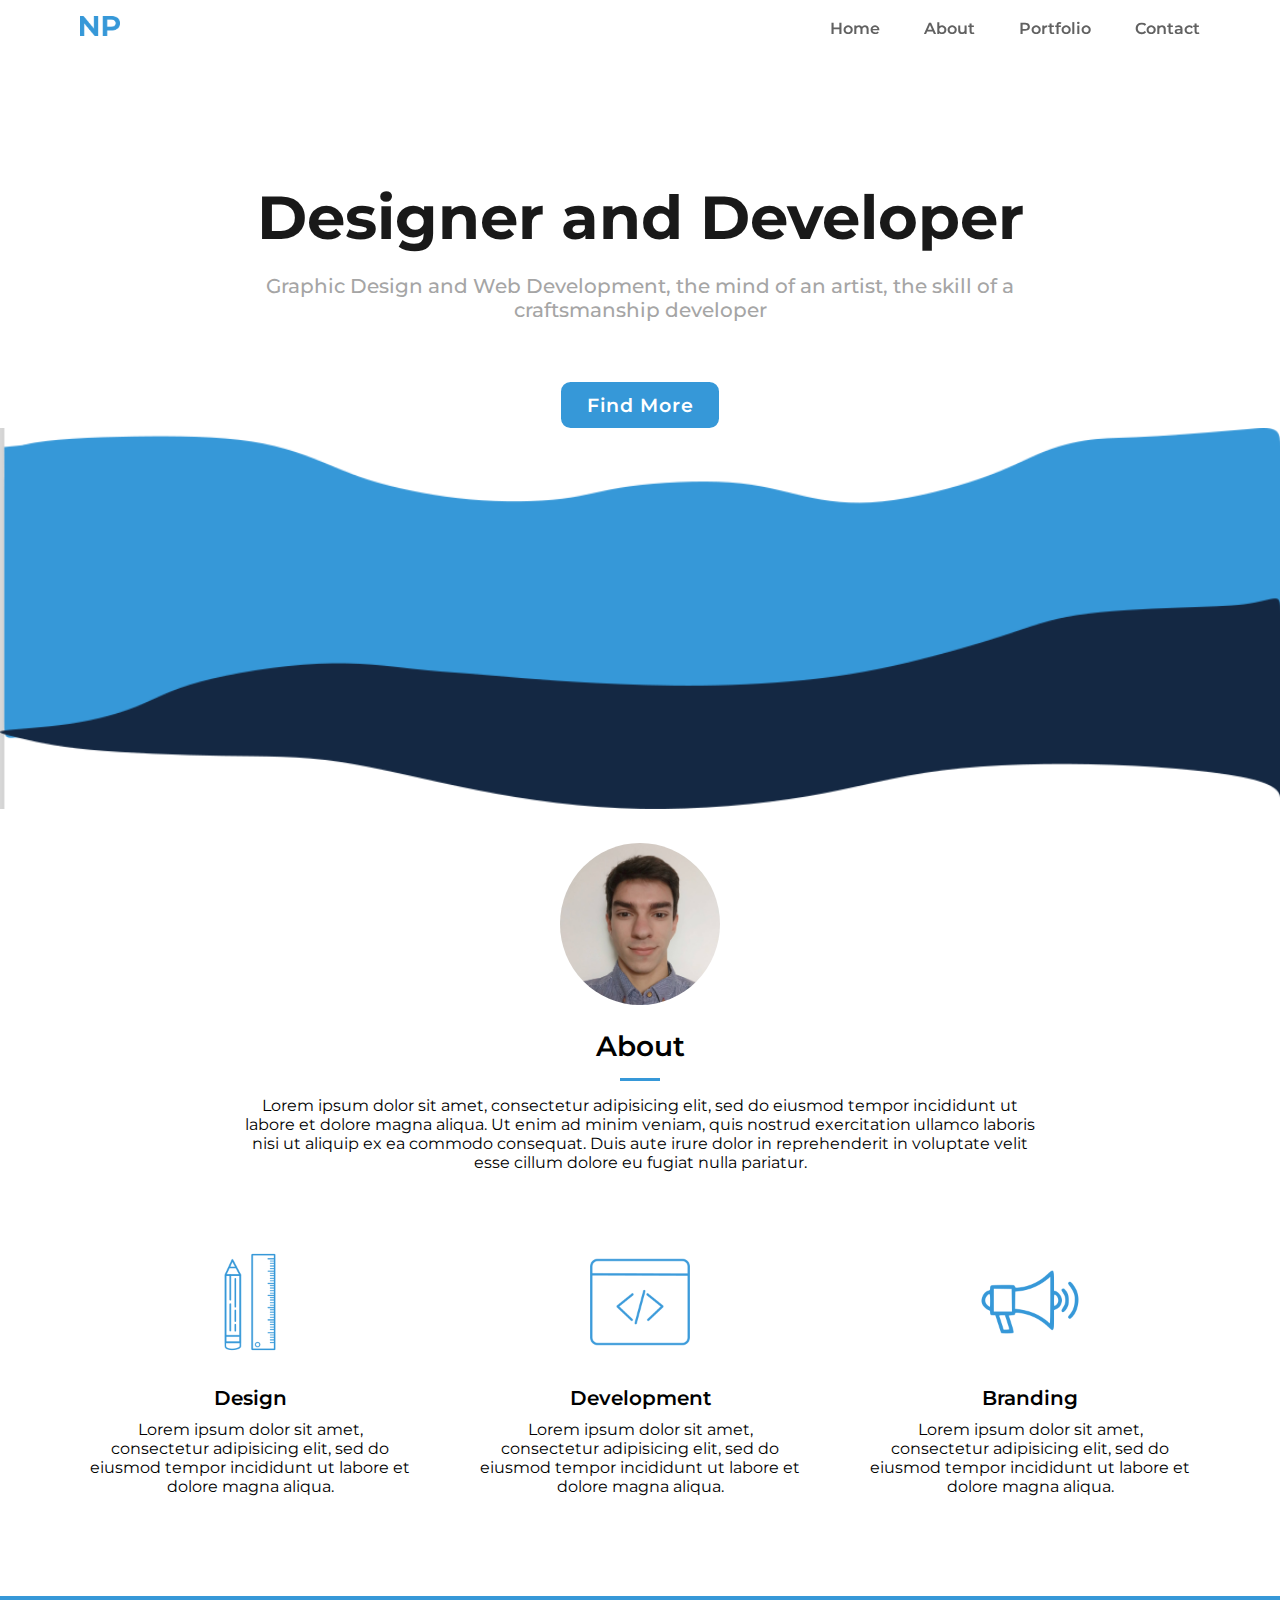
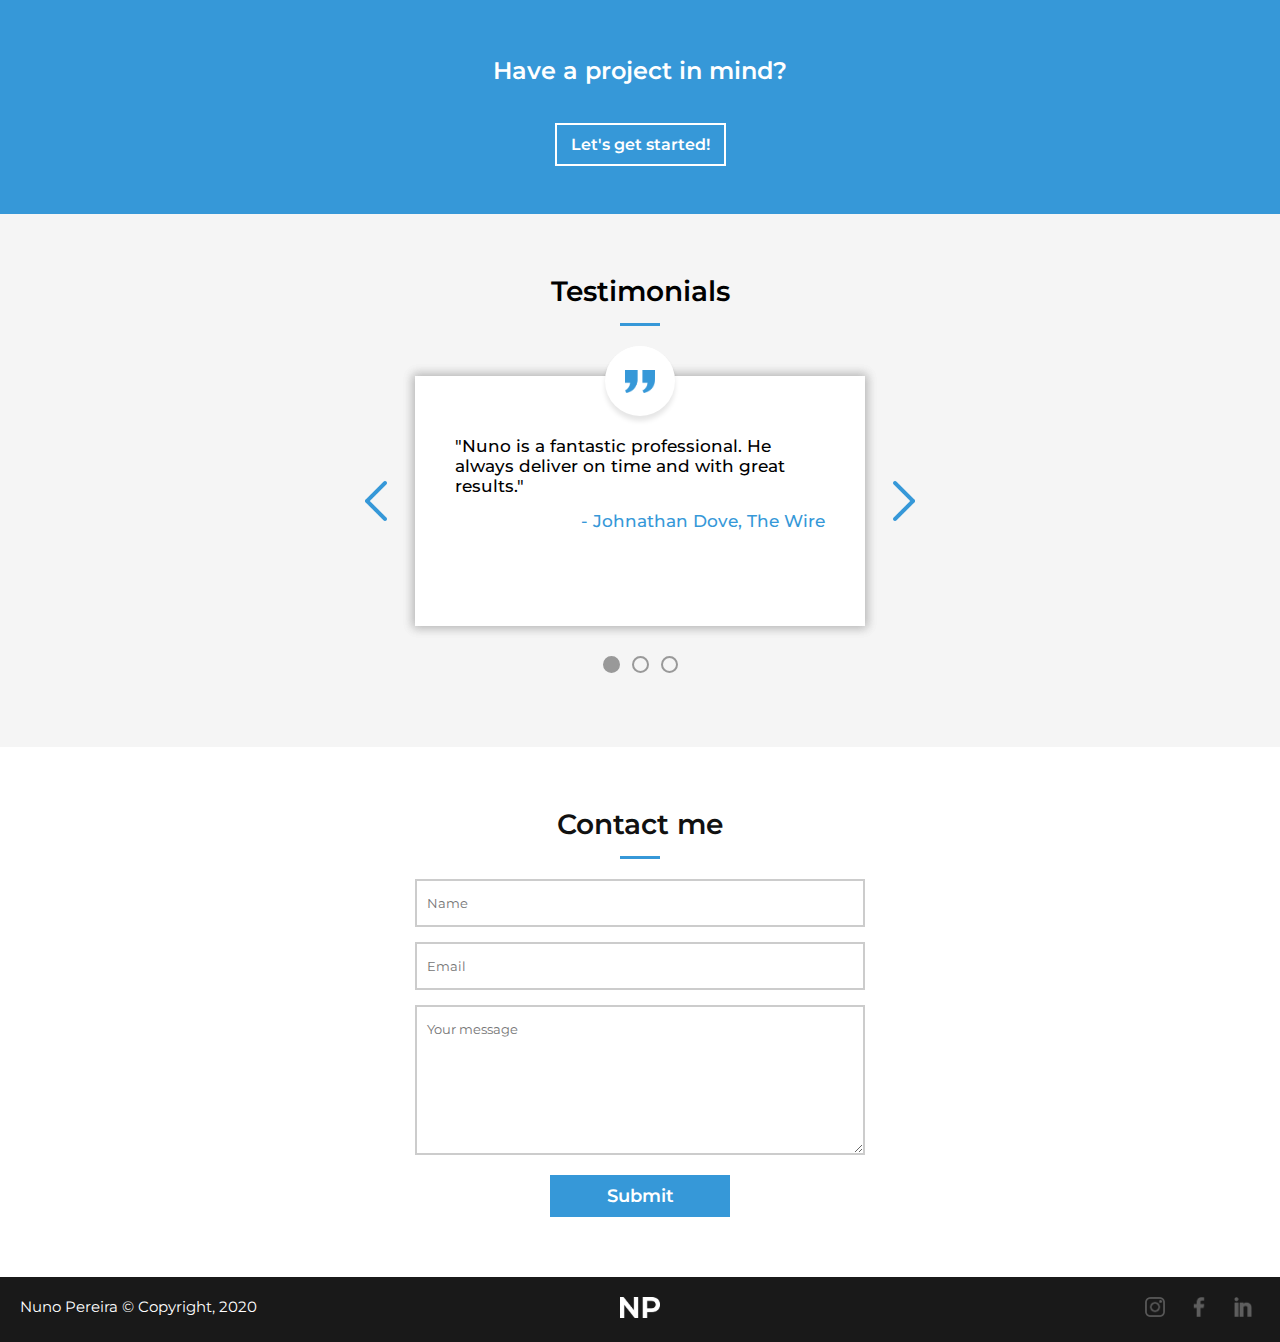
<file: index.html>
<!DOCTYPE html>
<html>
<head>
	<title>Nuno Gaio Pereira - Portfolio</title>
	<link rel="stylesheet" type="text/css" href="./css/main.css">
	<link href="https://fonts.googleapis.com/css?family=Montserrat:400,500,600,700&display=swap" rel="stylesheet">
	<link rel="shortcut icon" type="image/png" href="./includes/imgs/logo_blue.png"/>
	<meta charset="utf-8">
	<meta name="viewport" content="width=device-width, initial-scale=1.0">
</head>
<body>
	<div id="cover"></div>
	<div id="side-nav">
		<div class="header">
			<h3>Menu</h3>
			<img id="close-nav" src="./includes/imgs/cross.png">
		</div>
		<ul>
			<li><a href="">Home</a></li>
			<li><a href="">About</a></li>
		</ul>
	</div>
	<nav class="top-nav">
		<div class="container">
			<div class="nav-container">
				<a href="" class="logo"><img src="./includes/imgs/logo_blue.png"></a>
				<ul>
					<li><a href="./index.html#home" class="links">Home</a></li>
					<li><a href="./index.html#about" class="links">About</a></li>
					<li><a href="./index.html#portfolio" class="links">Portfolio</a></li>
					<li><a href="./index.html#contact" class="links">Contact</a></li>
				</ul>
				<div class="hamb"><img id="btn-hamb" src="./includes/imgs/hamb_gray.png"></div>
			</div>
		</div>
	</nav>
	<!-- <div class="temp" style="height: 64px; width: 100%; background-color: red;"></div> -->
	<section class="hero" id="home">
		<div class="hero-container">
			<div class="hero-content">
				<h1>Designer and Developer</h1>
				<h2>Graphic Design and Web Development, the mind of an artist, the skill of a craftsmanship developer</h2>
				<a href="#about">Find More</a>
			</div>
		</div>
		<!-- <img class="hero-img" src="./includes/imgs/test_bg.png"> -->
		<!-- <img class="hero-img" src="./includes/imgs/test_bg.jpg"> -->
		<img class="hero-img" src="./includes/imgs/bg_top.png">
	</section>

	<section id="about">
		<img class="thumb" src="./includes/imgs/cropped.jpg">
		<h3>About</h3>
		<p>Lorem ipsum dolor sit amet, consectetur adipisicing elit, sed do eiusmod
		tempor incididunt ut labore et dolore magna aliqua. Ut enim ad minim veniam,
		quis nostrud exercitation ullamco laboris nisi ut aliquip ex ea commodo
		consequat. Duis aute irure dolor in reprehenderit in voluptate velit esse
		cillum dolore eu fugiat nulla pariatur.</p>

		<div class="services">
			<div class="row">
				<div class="col-container">
					<div class="col">
						<div class="svg">
							<img src="./includes/imgs/design.png">
						</div>
						<div class="text">
							<h4>Design</h4>
							<p>Lorem ipsum dolor sit amet, consectetur adipisicing elit, sed do eiusmod
		tempor incididunt ut labore et dolore magna aliqua.</p>
						</div>
					</div>
					<div class="col">
						<div class="svg">
							<img src="./includes/imgs/dev.png">
						</div>
						<div class="text">
							<h4>Development</h4>
							<p>Lorem ipsum dolor sit amet, consectetur adipisicing elit, sed do eiusmod
		tempor incididunt ut labore et dolore magna aliqua.</p>
						</div>
					</div>
					<div class="col">
						<div class="svg">
							<img src="./includes/imgs/branding.png">
						</div>
						<div class="text">
							<h4>Branding</h4>
							<p>Lorem ipsum dolor sit amet, consectetur adipisicing elit, sed do eiusmod
		tempor incididunt ut labore et dolore magna aliqua.</p>
						</div>
					</div>
					<!--<div class="col">
						<div class="svg">
							<img src="./includes/imgs/branding.png">
						</div>
						<div class="text">
							<h4>Responsive</h4>
							<p>Lorem ipsum dolor sit amet, consectetur adipisicing elit, sed do eiusmod
		tempor incididunt ut labore et dolore magna aliqua.</p>
						</div>
					</div>
					<div class="col">
						<div class="svg">
							<img src="./includes/imgs/branding.png">
						</div>
						<div class="text">
							<h4>SEO</h4>
							<p>Lorem ipsum dolor sit amet, consectetur adipisicing elit, sed do eiusmod
		tempor incididunt ut labore et dolore magna aliqua.</p>
						</div>
					</div>
					<div class="col">
						<div class="svg">
							<img src="./includes/imgs/branding.png">
						</div>
						<div class="text">
							<h4>Illustration</h4>
							<p>Lorem ipsum dolor sit amet, consectetur adipisicing elit, sed do eiusmod
		tempor incididunt ut labore et dolore magna aliqua.</p>
						</div>
					</div>-->
				</div>
			</div>
			<!-- <a href="" class="see-work">See my work</a> -->
			<!-- Branding, Development, Design, SEO, Marketing, Prints, Illustration -->
		</div>

	</section>
	
	<section class="mind">
		<h3>Have a project in mind?</h3>
		<p><a href="">Let's get started!</a></p>
	</section>

	<!-- <section id="portfolio">
		<h3>Portfolio</h3>
		<ul class="portfolio-nav">
			<li><a href="#/" class="test active" onclick="filterSelection('all')">See all</a></li>
			<li><a href="#/" class="test" onclick="filterSelection('web')">Web Design</a></li>
			<li><a href="#/" class="test" onclick="filterSelection('illustration')">Illustration</a></li>
		</ul>
		<div class="gallery">
			<a href="" class="web work">
				<img src="./includes/imgs/p1.png">
			</a>
			<a href="" class="work">
				<img src="./includes/imgs/img2.png">
			</a>
			<a href="" class="work illustration">
				<img src="./includes/imgs/img3.png">
			</a>
			<a href="" class="web work">
				<img src="./includes/imgs/img2.png">
			</a>
			<a href="" class="work">
				<img src="./includes/imgs/img3.png">
			</a>
			<a href="" class="work">
				<img src="./includes/imgs/img2.png">
			</a>
		</div>
		<a href="">Contact me</a>
	</section> -->
	<section id="testimonials">
		<h3>Testimonials</h3>
		<div class="slider">
			<div class="slider-container">
				<img src="./includes/imgs/arrow-left-round.png" id="arrow-left">
				<div class="slide">
					<div class="quote"><img src="./includes/imgs/quote.png"></div>
					<div class="text">
						<p>"Nuno is a fantastic professional. He always deliver on time and with great results."</p>
						<p>- Johnathan Dove, The Wire</p>
					</div>
				</div>
				<div class="slide">
					<div class="quote"><img src="./includes/imgs/quote.png"></div>
					<div class="text">
						<p>"Nuno is a fantastic professional. He always deliver on time and with great results."</p>
						<p>- Johnathan Dove, The Wire</p>
					</div>
				</div>
				<img src="./includes/imgs/arrow-right-round.png" id="arrow-right">
			</div>
			<ul id="slider-nav">
				<li></li>
				<li></li>
				<li></li>
			</ul>
		</div>
		<!--<div class="slider">
			<img src="./includes/imgs/arrow-left-round.png" id="arrow-left">
			<div id="slide-container">
				<div class="slide">
					<div class="quote"><img src="./includes/imgs/quote.png"></div>
					<div class="text">
						<p>"Nuno is a fantastic professional. He always deliver on time and with great results."</p>
						<p>- Johnathan Dove, The Wire</p>
					</div>
				</div>
				<div class="slide">
					<div class="quote"><img src="./includes/imgs/quote.png"></div>
					<div class="text">
						<p>"Lorem ipsum dolor sit amet, consectetur adipisicing elit, sed do eiusmod
						tempor incididunt ut labore et dolore magna aliqua."</p>
						<p>- Johnathan Dove, The Wire</p>
					</div>
				</div>
			</div>
			<img src="./includes/imgs/arrow-right-round.png" id="arrow-right">
		</div>
		<ul id="slider-nav">
			<li></li>
			<li></li>
			<li></li>
		</ul>-->
	</section>

	<section id="contact">
		<h3>Contact me</h3>
		<form method="POST">
			<input type="text" name="name" placeholder="Name">
			<input type="email" name="email" placeholder="Email">
			<textarea placeholder="Your message"></textarea>
			<input type="submit" value="Submit" class="btn-submit">
		</form>
	</section>
	<footer>
		<div class="footer-content">
			<p>Nuno Pereira © Copyright, 2020</p>
			<ul>
				<li><a href=""><img src="./includes/imgs/instagram1.png"></a></li>
				<li><a href=""><img src="./includes/imgs/facebook1.png"></a></li>
				<li><a href=""><img src="./includes/imgs/linkedin1.png"></a></li>
			</ul>
			<a href="" class="footer-logo"><img src="./includes/imgs/logo_white.png"></a>
		</div>
	</footer>

	<script> 

		filterSelection("all");
		function filterSelection(c) {
		  var x, i;
		  x = document.getElementsByClassName("work");
		  if (c == "all") c = "";
		  for (i = 0; i < x.length; i++) {
		    w3RemoveClass(x[i], "show");
		    if (x[i].className.indexOf(c) > -1) w3AddClass(x[i], "show");
		  }
		}

		function w3AddClass(element, name) {
		  var i, arr1, arr2;
		  arr1 = element.className.split(" ");
		  arr2 = name.split(" ");
		  for (i = 0; i < arr2.length; i++) {
		    if (arr1.indexOf(arr2[i]) == -1) {element.className += " " + arr2[i];}
		  }
		}

		function w3RemoveClass(element, name) {
		  var i, arr1, arr2;
		  arr1 = element.className.split(" ");
		  arr2 = name.split(" ");
		  for (i = 0; i < arr2.length; i++) {
		    while (arr1.indexOf(arr2[i]) > -1) {
		      arr1.splice(arr1.indexOf(arr2[i]), 1);     
		    }
		  }
		  element.className = arr1.join(" ");
		}

		// Add active class to the current button (highlight it)
		var btnContainer = document.querySelector(".portfolio-nav");
		var btns = document.getElementsByClassName("test");
		console.log(btns);
		for (var i = 0; i < btns.length; i++) {
		  btns[i].addEventListener("click", function(){
		    var current = document.getElementsByClassName("active");
		    current[0].className = current[0].className.replace(" active", "");
		    this.className += " active";
		  });
		}

		const nav = document.querySelector('.top-nav');
		const links = document.querySelectorAll('.links');
		window.addEventListener('scroll', () => {
		  // let y = 1 + (window.scrollY || window.pageYOffset) / 150
		  // y = y < 1 ? 1 : y // ensure y is always >= 1 (due to Safari's elastic scroll)
		  let y = 1 + window.scrollY;
		  if(y > 100) {
		  	nav.style.backgroundColor = "#fff";
		  	nav.style.boxShadow = "0 0 10px 0 rgba(0, 0, 0, 0.2)";
		  	// links.style.color = '#191919';
		  	for (var i=0; i < links.length; i++) {
			    // links[i].setAttribute("style", "color: #191919");
			}
		  }
		  else if(y < 100) {
		  	nav.style.backgroundColor = "transparent";
		  	nav.style.boxShadow = "initial";
		  	for (var i=0; i < links.length; i++) {
			    // links[i].setAttribute("style", "color: var(--main-color)");
			}
		  	// links.style.color = '#fff';
		  }
		})

		var btnContainer = document.getElementById("btn-hamb");
		btnContainer.addEventListener('click', function(){
			document.getElementById("side-nav").classList.toggle('open');
			document.getElementById("cover").classList.toggle('open');
		});
		var closeNav = document.getElementById("close-nav");
		closeNav.addEventListener('click', function(){
			document.getElementById("side-nav").classList.toggle('open');
			document.getElementById("cover").classList.toggle('open');
		});
		var cover = document.getElementById("cover");
		cover.addEventListener('click', function(){
			document.getElementById("side-nav").classList.toggle('open');
			document.getElementById("cover").classList.toggle('open');
		});


		/*var imgCounter = document.getElementById('slide-container').getElementsByClassName('slide').length - 1;
		console.log(imgCounter);
		// console.log(imgCounter.getElementsByClassName('slide').length);
		var test = document.getElementById('slide-container').children;
		var imgPos = 0;
		sliderVisibility();

		function sliderVisibility() {
			console.log(imgPos);
			for(var i = 0; i <= imgCounter; i++) {
				// console.log(test[i]);
				if(imgPos != i) {
					test[i].setAttribute("style", "display: none");
				}
				else {
					test[i].setAttribute("style", "display: block");	
				}
			}
		}

		let right_arrow = document.getElementById('arrow-right');
		right_arrow.addEventListener('click', function(){
			// console.log('right');
			if(imgPos != imgCounter) {
				imgPos++;
				sliderVisibility();
			}
			else {
				imgPos = 0;
				sliderVisibility();
			}
		});

		let left_arrow = document.getElementById('arrow-left');
		left_arrow.addEventListener('click', function(){
			if(imgPos == 0) {
				imgPos = imgCounter;
				sliderVisibility();
			}
			else {
				imgPos--;
				sliderVisibility();
			}
		});*/
	</script>
</body>
</html>
</file>
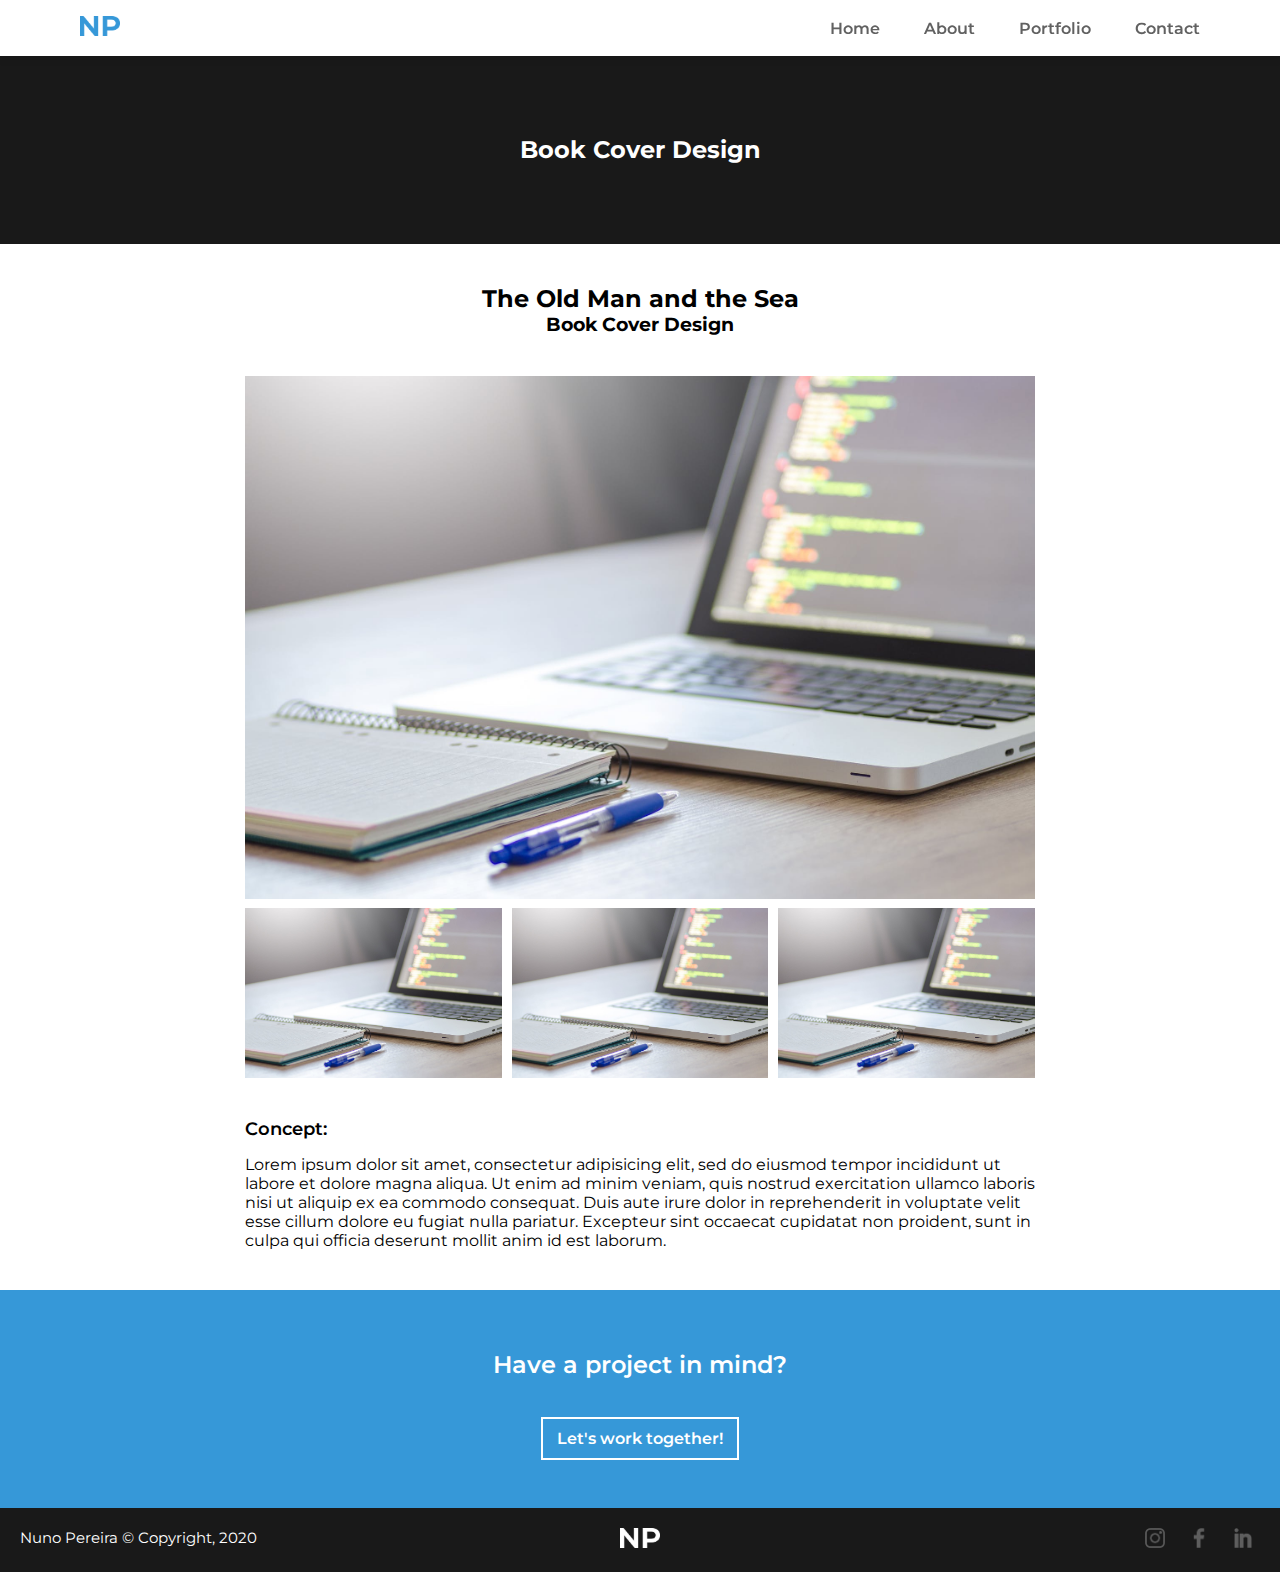
<file: project.html>
<!DOCTYPE html>
<html>
<head>
	<title>Nuno Gaio Pereira - Portfolio</title>
	<link rel="stylesheet" type="text/css" href="./css/main.css">
	<link href="https://fonts.googleapis.com/css?family=Montserrat:400,500,600,700&display=swap" rel="stylesheet">
	<link rel="shortcut icon" type="image/png" href="./includes/imgs/logo_blue.png"/>
	<meta charset="utf-8">
	<meta name="viewport" content="width=device-width, initial-scale=1.0">
</head>
<body>
	<nav class="top-nav">
		<div class="container">
			<div class="nav-container">
				<a href="" class="logo"><img src="./includes/imgs/logo_blue.png"></a>
				<ul>
					<li><a href="">Home</a></li>
					<li><a href="">About</a></li>
					<li><a href="">Portfolio</a></li>
					<li><a href="">Contact</a></li>
				</ul>
			</div>
		</div>
	</nav>
	
	<section class="project-header">
		<h2>Book Cover Design</h2>
	</section>


	<section class="project-body">
		<h2>The Old Man and the Sea</h2>
		<h3>Book Cover Design</h3>
		<div class="project-gallery">
			<img class="project-intro" src="./includes/imgs/bg2.jpeg">
			<div class="thumbnails">
				<a href=""><img class="project-intro" src="./includes/imgs/bg2.jpeg"></a>
				<a href=""><img class="project-intro" src="./includes/imgs/bg2.jpeg"></a>
				<a href=""><img class="project-intro" src="./includes/imgs/bg2.jpeg"></a>
			</div>
		</div>
		<div class="project-description">
			<p class="title">Concept:</p>
			<p>Lorem ipsum dolor sit amet, consectetur adipisicing elit, sed do eiusmod
			tempor incididunt ut labore et dolore magna aliqua. Ut enim ad minim veniam,
			quis nostrud exercitation ullamco laboris nisi ut aliquip ex ea commodo
			consequat. Duis aute irure dolor in reprehenderit in voluptate velit esse
			cillum dolore eu fugiat nulla pariatur. Excepteur sint occaecat cupidatat non
			proident, sunt in culpa qui officia deserunt mollit anim id est laborum.</p>
		</div>
	</section>

	<section class="mind">
		<h3>Have a project in mind?</h3>
		<p><a href="">Let's work together!</a></p>
	</section>

	<section class="other-projects">
		
	</section>

	<footer>
		<div class="footer-content">
			<p>Nuno Pereira © Copyright, 2020</p>
			<ul>
				<li><a href="#/"><img src="./includes/imgs/instagram1.png"></a></li>
				<li><a href="#/"><img src="./includes/imgs/facebook1.png"></a></li>
				<li><a href="#/"><img src="./includes/imgs/linkedin1.png"></a></li>
			</ul>
			<a href="" class="footer-logo"><img src="./includes/imgs/logo_white.png"></a>
		</div>
	</footer>

	<script type="text/javascript">
		const nav = document.querySelector('.top-nav');
		const links = document.querySelectorAll('.links');
	  	nav.style.backgroundColor = "#fff";
	  	nav.style.boxShadow = "0 0 10px 0 rgba(0, 0, 0, 0.2)";
	</script>
</body>
</html>
</file>
<file: css/main.css>
:root {
	--main-color: #3698d8; /* #e44232 */
	--max-width: 1400px;
	--footer-bg: #191919;
	--light-gray: #f5f5f5;
	--container-width: 1200px;
}

* {
	margin: 0;
	padding: 0;
	box-sizing: border-box;
}

html {
	scroll-behavior: smooth;
}

body {
	font-family: 'Montserrat', sans-serif;
	/*font-family: 'Graphik Web', sans-serif;*/
}

a {
	color: #111;
	color: #fff;
	text-decoration: none;
}

#cover {
	background-color: rgba(0, 0, 0, 0.5);
	backdrop-filter: blur(3px);
	width: 100%;
	height: 100%;
	z-index: 98;
	position: fixed;
	top: 0;
	left: 0;
	opacity: 0;
	visibility: hidden;
	transition: opacity 0.2s ease-in-out;
}

#cover.open {
	opacity: 1;
	visibility: initial;
}

.container {
	max-width: var(--max-width);
	margin: 0 auto;
}

.top-nav {
	/*background-color: var(--footer-bg);*/
	position: fixed;
	width: 100%;
	transition: background-color 0.2s ease-in-out;
	z-index: 90;
	top: 0;
	left: 0;
}

.nav-container {
	display: flex;
	justify-content: space-between;
	align-items: center;
	padding: 16px 40px;
	max-width: var(--container-width);
	margin: 0 auto;
}

.nav-container .logo img {
	width: 40px;
}

.nav-container ul {
	list-style: none;
}

.nav-container ul li {
	display: inline-block;
	margin-left: 40px;
}

.nav-container ul li a {
	text-decoration: none;
	font-weight: 600;
	transition: color 0.2s ease-in-out;
	color: var(--main-color);
	color: #616161;
}

.nav-container ul li a:hover {
	color: var(--main-color);
}

.hamb {
	display: none;
}

.hamb img{
	width: 30px;
	cursor: pointer;
}

#side-nav {
	position: fixed;
	top: 0;
	left: -250px;
	height: 100%;
	/*width: 0;*/
	background-color: #fff;
	/*padding: 20px;*/
	overflow-x: hidden;
	transition: width 0.25s ease-in-out, left 0.25s ease-in-out;
	z-index: 99;
	box-shadow: 8px 0px 15px -7px rgba(0,0,0,0.42);
	width: 200px;
}

#side-nav.open {
	width: 200px;
	left: 0;
}

#side-nav .header {
	display: flex;
	justify-content: space-between;
	align-items: center;
	padding: 20px 20px 20px 10px;
}

#side-nav .header img {
	width: 20px;
	cursor: pointer;
}

#side-nav ul {
	/*padding: 20px;*/
}

#side-nav ul li a {
	color: #191919;
	padding: 10px;
	display: block;
}

#side-nav ul li a:hover {
	
}

#side-nav ul {
	list-style: none;
}

.hero {
	/*height: 100vh;*/
	width: 100%;
	/*margin-top: 150px;*/
	/*padding-top: 50px;*/
	/*background: url("../includes/imgs/bg.svg") no-repeat;
	background-position: top right;
	background-size: auto 100%;*/
	/*background-color: #111;
	background-image: linear-gradient(rgba(0, 0, 0, 0.8), rgba(0, 0, 0, 0.6)), url("../includes/imgs/bg2.jpeg");
  	background-repeat: no-repeat; 
  	background-size: cover;*/
 	/*background-size: 50% calc(100vh - 40px);*/
 	text-align: center;
}

.hero-container {
	max-width: var(--container-width);
	/*height: 100%;*/
	margin: 0 auto;
	margin-top: 180px;
	/*margin-bottom: -50px;*/
	position: relative;
	/*display: flex;*/
	/*align-items: center;*/
	/*justify-content: center;*/
}

.hero-content {
	/*padding-left: 40px;*/
	padding: 0 20px;
	text-align: center;
	z-index: 2;
}

.hero-content h1 {
	margin-bottom: 20px;
	font-size: 34px;
	font-size: 3.8rem;
	/*color: #fff;*/
	color: #191919;
}

.hero-content h2 {
	margin-bottom: 60px;
	font-weight: 500;
	font-size: 20px;
	color: #a5a5a5;
	max-width: 800px;
	margin: 0 auto 60px;
}

.hero-content a {
	/*display: block;*/
	text-decoration: none;
	padding: 8px 28px;
	font-weight: 600;
	letter-spacing: 1px;
	font-size: 19px;
	background-color: var(--main-color);
	border: 2px solid var(--main-color);
	transition: all 0.2s ease-in-out;
	border-radius: 2px;
	display: inline-block;

    padding: .5em 1.25em;
    border-radius: .5em;
}

.hero-content a:hover {
	background-color: #fff;
	color: var(--main-color);
}

.hero-img {
	width: 100%;
	z-index: -1;
}

#about {
	/*background-color: var(--light-gray);*/
	/*padding: 60px 40px;*/
	padding: 30px 40px 20px;
	text-align: center;
}

#about h3 {
	font-weight: 600;
	font-size: 28px;
}

#about h3:after {
	content: '';
	display: block;
	margin: 15px auto 15px;
	width: 40px;
	height: 3px;
	background-color: var(--main-color);
}

#about p {
	max-width: 800px;
	margin: 0 auto;
}

.services {
	padding: 40px 0;
}

.services .row .col-container {
	display: flex;
	flex-wrap: wrap;
	/*margin-bottom: 70px;*/
	justify-content: space-evenly;
    max-width: 1200px;
    margin: 0 auto;
}

.services .row .col-container .col {
	/*padding: 0 14px;*/
	max-width: 30%;
	padding: 40px 20px;
	/*margin: 0 5px;*/
	background-color: #fff;
	display: flex;
	flex-direction: column;
	/*box-shadow: 0 0 15px 0 rgba(0, 0, 0, 0.2);*/
	transition: box-shadow 0.25s ease-in-out, transform 0.25s ease-in-out;
}

.services .row .col-container .col:hover {
	/*box-shadow: 0 0 15px 0 rgba(0, 0, 0, 0.2);*/
	box-shadow: rgba(58,78,95,0.2) 0 10px 16px, rgba(58,78,95,0.05) 0 -5px 16px;
	transform: translateY(-5px);
}

.services .row .col-container .col .svg img {
	width: 100px;
	margin-bottom: 30px;
}

.services .row .col-container .col h4 {
	font-size: 20px;
	font-weight: 600;
	margin-bottom: 10px;
}

#about .see-work {
	color: #fff;
	margin: 0 auto;
	width: 180px;
	padding: 10px 14px;
	font-size: 18px;
	font-weight: 600;
	cursor: pointer;
	border: 2px solid var(--main-color);
	background-color: var(--main-color);
	transition: all 0.2s ease-in-out;
}

#about .see-work:hover {
	background-color: var(--light-gray);
	color: var(--main-color);
}

#about .thumb {
	width: 160px;
	border-radius: 50%;
	margin-bottom: 20px;
	/*border: 4px solid var(--main-color);*/
}

.mind {
	padding: 60px 30px;
	text-align: center;
	background-color: var(--main-color);
	/*background-image: url('../includes/imgs/bg_banner.png');
	background-repeat: no-repeat;
	background-position: center;*/
	color: #fff;
}

.mind h3 {
	margin-bottom: 50px;
	font-size: 24px;
	font-weight: 600;
}

.mind p a {
	padding: 10px 14px;
	border: 2px solid #fff;
	color: #fff;
	font-weight: 600;
	text-decoration: none;
	transition: background-color 0.2s ease-in-out, color 0.2s ease-in-out;
}

.mind p a:hover {
	background-color: #fff;
	color: var(--main-color);
}

#portfolio {
	text-align: center;
	padding: 60px 40px;
}

#portfolio h3 {
	font-weight: 600;
	font-size: 28px;
}

#portfolio h3:after {
	content: '';
	display: block;
	margin: 15px auto 15px;
	width: 40px;
	height: 3px;
	background-color: var(--main-color);
}

#portfolio ul {
	list-style: none;
	margin: 30px 0;
}

#portfolio ul li {
	display: inline-block;
}

#portfolio ul li a {
	color: #191919;
	margin: 0 20px;
	/*border-radius: 1.5em;*/
	/*background-color: var(--light-gray);*/
	/*padding: 10px 12px;*/
	font-weight: 600;
	transition: all 0.2s ease-in-out;
}

#portfolio ul li a.active {
	/*background-color: var(--main-color);*/
	color: var(--main-color);
	border-bottom: 2px dashed var(--main-color);
}

#portfolio ul li a:hover {
	/*background-color: var(--main-color);*/
	color: var(--main-color);
}

#portfolio .gallery {
	display: flex;
	flex-wrap: wrap;
	margin: 0 auto;
	max-width: 1000px;
	justify-content: center;
}

#portfolio .gallery a {
	flex: 31%;
	max-width: 31%;
	margin: 10px;
	height: 100%;
	overflow: hidden;
	font-size: 0;
	display: none;
}

#portfolio .gallery a.show {
	display: block;
}

#portfolio .gallery a img {
	width: 100%;
}

#testimonials {
	text-align: center;
	padding: 60px 40px 70px;
	background-color: var(--light-gray);
}

#testimonials h3 {
	font-weight: 600;
	font-size: 28px;
}

#testimonials h3:after {
	content: '';
	display: block;
	margin: 15px auto 15px;
	width: 40px;
	height: 3px;
	background-color: var(--main-color);
}

#testimonials .slider {
	padding: 0 30px;
}

#testimonials .slider-container {
	/*display: flex;*/
	/*justify-content: space-between;*/
	/*align-items: center;*/
	margin: 50px auto 0;
	max-width: 450px;
	min-height: 250px;
	height: auto;
	position: relative;
}

#testimonials .slider-container .slide {
	position: absolute;
	background-color: #fff;
	/*width: 100%;*/
	min-height: 100%;
	height: auto;
	box-shadow: 0 0 10px 2px rgba(0, 0, 0, 0.15);
	padding: 60px 40px 40px;
}

#testimonials .slider-container .slide .quote {
	position: absolute;
	top: -30px;
	left: 50%;
	transform: translateX(-50%);
	background-color: #fff;
	width: 70px;
	height: 70px;
	display: flex;
	align-items: center;
	justify-content: center;
	border-radius: 35px;
	box-shadow: 0 5px 5px 0 rgba(0, 0, 0, 0.1);
}

#testimonials .slider .slide .quote img {
	width: 30px;
}

#testimonials .slider-container .slide .text {
	
}

#testimonials .slider .slide .text p {
	font-size: 17px;
	font-weight: 500;
	text-align: left;
}

#testimonials .slider .slide .text p:nth-child(2) {
	color: var(--main-color);
	text-align: right;
	margin-top: 15px;
}

#arrow-left {
	position: absolute;
	top: 50%;
	transform: translateY(-50%);
	left: -50px;
}

#arrow-right {
	position: absolute;
	top: 50%;
	transform: translateY(-50%);
	right: -50px;	
}

#testimonials ul {
	list-style: none;
	margin-top: 30px;
}

#testimonials  ul li {
	display: inline-block;
	margin: 0 4px;
	cursor: pointer;
}

#testimonials  ul li:before {
	content: '';
	width: 13px;
	height: 13px;
	border: 2px solid #999;
	border-radius: 50%;
	background-color: #999;
	display: block;
}

#testimonials ul li:nth-child(3):before, #testimonials ul li:nth-child(2):before {
	background-color: transparent;
}

/*#testimonials .slider .slide {
	background-color: #fff;
	padding: 60px 40px 40px;
	max-width: 450px;
	margin: 0 auto;
	position: relative;
	box-shadow: 0 0 10px 2px rgba(0, 0, 0, 0.15);
}*/

/*#testimonials .slider .slide:nth-child(2) {
	display: none;
}*/

/*#testimonials .slider .slide .quote {
	position: absolute;
	top: -30px;
	left: 50%;
	transform: translateX(-50%);
	background-color: #fff;
	width: 70px;
	height: 70px;
	display: flex;
	align-items: center;
	justify-content: center;
	border-radius: 35px;
	box-shadow: 0 5px 5px 0 rgba(0, 0, 0, 0.1);
}


#testimonials .slider .slide .quote img {
	width: 35px;
}

#testimonials .slider .slide .text p {
	font-size: 17px;
	font-weight: 500;
	text-align: left;
}

#testimonials .slider .slide .text p:nth-child(2) {
	color: var(--main-color);
	text-align: right;
	margin-top: 15px;
}*/

#arrow-left, #arrow-right {
	width: 22px;
	cursor: pointer;
}

#contact {
	text-align: center;
	padding: 60px 30px;
	/*background-color: var(--light-gray);*/
}

#contact h3 {
	font-weight: 600;
	font-size: 28px;
	color: #111;
}

#contact h3:after {
	content: '';
	display: block;
	margin: 15px auto 15px;
	width: 40px;
	height: 3px;
	background-color: var(--main-color);
}

#contact form {
	max-width: 450px;
	margin: 20px auto 0;
}

#contact form input, #contact form textarea {
	width: 100%;
	display: block;
	margin: 15px 0;
	padding: 14px 10px;
	font-family: 'Montserrat', sans-serif;
	border: 2px solid #ccc;
	/*border: none;*/
}

#contact form textarea {
	height: 150px;
	margin-bottom: 20px;
	resize: vertical;
	min-height: 150px;
}

#contact form .btn-submit {
	background-color: transparent;
	color: #fff;
	margin: 0 auto;
	width: 180px;
	padding: 8px;
	font-size: 18px;
	font-weight: 600;
	font-family: 'Montserrat', sans-serif;
	cursor: pointer;
	border: 2px solid var(--main-color);
	background-color: var(--main-color);
	transition: background-color 0.2s ease-in-out, color 0.2s ease-in-out;
}

#contact form .btn-submit:hover {
	background-color: #fff;
	color: var(--main-color);
}

footer {
	background-color: var(--footer-bg);
	padding: 20px;
	color: #fff;
}

footer .footer-content {
	/*display: flex;*/
	/*justify-content: space-between;*/
	/*align-items: center;*/
	text-align: center;
	width: 100%;
}

footer .footer-content p {
	display: inline-block;
	float: left;
	width: 33.33333%;
	text-align: left;
}

footer .footer-content ul {
	display: inline-block;
	float: right;
	width: calc(33.33333% - 20px);
	text-align: right;
}

footer .footer-content a {
	display: inline-block;
	width: 33.33333%;
	text-align: center;
}

footer .footer-content p {
	font-size: 15px;
}

footer .footer-content .footer-logo img {
	width: 40px;
}

footer ul {
	list-style: none;
	margin-right: 20px;
}

footer ul li {
	display: inline-block;
	margin-left: 20px;
}

footer .footer-content ul li a img {
	width: 20px;
}

@media screen and (max-width: 700px) {
	#portfolio .gallery a {
		flex: 50%;
		max-width: 50%;
	}

	footer .footer-content {
		display: flex;
		flex-direction: column;
		justify-content: center;
		align-items: center;
	}

	footer .footer-content a {
		order: 1;
	}

	footer .footer-content p {
		order: 2;
	}

	footer .footer-content a, footer .footer-content p, footer .footer-content ul {
		display: initial;
		text-align: center;
		margin: 10px 0;
		float: none;
		width: initial;
	}
	footer .footer-content ul li {
		margin: 0 10px;
	}
}

@media screen and (max-width: 900px) {
	.services .row .col-container {
		/*flex-direction: column;*/
	}

	.services .row .col-container .col {
		/*flex-direction: row;*/
		/*align-items: center;*/
		/*flex: 0 0 100%;*/
		max-width: 46%;
		margin-bottom: 15px;
		/*margin: 10px 0;*/
	}	
}

@media screen and (max-width: 640px) {
	.services .row .col-container {
		flex-direction: column;
	}

	.services .row .col-container .col {
		/*flex-direction: row;
		align-items: center;
		flex: 0 0 100%;*/
		max-width: 100%;
		/*margin: 15px 0;*/
	}	

	.services .row .col-container .col .svg img {
		/*margin: 0 20px 0;*/
	}

	.services .row .col-container .col .text {
		/*text-align: left;*/
	}

	.top-nav ul {
		display: none;
	}

	.hamb {
		display: block;
	}
}

@media screen and (max-width: 500px) {
	#portfolio .gallery a {
		flex: 100%;
		max-width: 100%;
	}
}


/* --- PROJECT  --- */
.project-header {
	background-color: #191919;
	color: #fff;
	padding: 80px 30px;
	margin-top: 55px;
	text-align: center;
}

.project-body {
	text-align: center;
	margin: 0 auto;
	padding: 40px 30px;
	max-width: 850px;
}

.project-gallery {
	margin: 40px auto;
}

.thumbnails {
	width: 100%;
	display: flex;
	font-size: 0;
	margin-top: 5px;
	justify-content: space-between;
	align-items: center;
}

.thumbnails a {
	margin: 0 5px;
}

.thumbnails a:first-child {
	margin-right: 5px;
	margin-left: 0;
}

.thumbnails a:last-child {
	margin-left: 5px;
	margin-right: 0;
}

.project-intro {
	width: 100%;
}

.project-description {
	text-align: left;
}

.project-description .title {
	margin-bottom: 15px;
	font-weight: 600;
	font-size: 18px;
}
</file>
